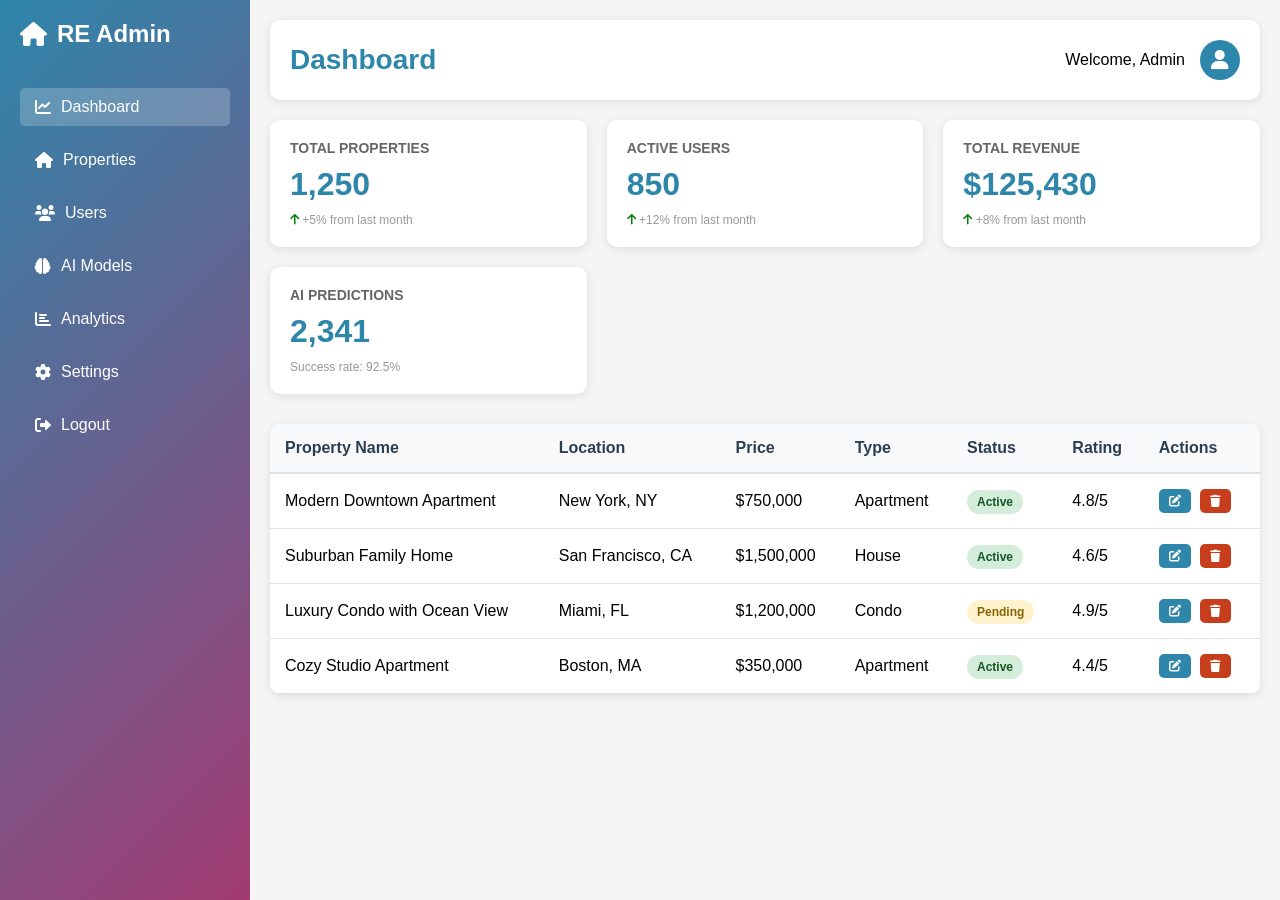
<file: src/main/resources/static/admin.html>
<!DOCTYPE html>
<html lang="en">
<head>
    <meta charset="UTF-8">
    <meta name="viewport" content="width=device-width, initial-scale=1.0">
    <title>Admin Dashboard - Real Estate Platform</title>
    <link rel="stylesheet" href="https://cdnjs.cloudflare.com/ajax/libs/font-awesome/6.0.0/css/all.min.css">
    <style>
        * {
            margin: 0;
            padding: 0;
            box-sizing: border-box;
        }

        body {
            font-family: 'Segoe UI', Tahoma, Geneva, Verdana, sans-serif;
            background: #f5f5f5;
        }

        .dashboard-container {
            display: flex;
            height: 100vh;
        }

        .sidebar {
            width: 250px;
            background: linear-gradient(135deg, #2E86AB, #A23B72);
            color: white;
            padding: 20px;
            overflow-y: auto;
            position: fixed;
            height: 100vh;
        }

        .sidebar-logo {
            font-size: 24px;
            font-weight: bold;
            margin-bottom: 40px;
            display: flex;
            align-items: center;
            gap: 10px;
        }

        .sidebar-menu {
            list-style: none;
        }

        .sidebar-menu li {
            margin-bottom: 15px;
        }

        .sidebar-menu a {
            color: white;
            text-decoration: none;
            display: flex;
            align-items: center;
            gap: 10px;
            padding: 10px 15px;
            border-radius: 5px;
            transition: background 0.3s;
        }

        .sidebar-menu a:hover,
        .sidebar-menu a.active {
            background: rgba(255, 255, 255, 0.2);
        }

        .main-content {
            flex: 1;
            margin-left: 250px;
            padding: 20px;
            overflow-y: auto;
        }

        .header {
            background: white;
            padding: 20px;
            border-radius: 10px;
            margin-bottom: 20px;
            display: flex;
            justify-content: space-between;
            align-items: center;
            box-shadow: 0 2px 10px rgba(0, 0, 0, 0.1);
        }

        .header h1 {
            font-size: 28px;
            color: #2E86AB;
        }

        .user-info {
            display: flex;
            align-items: center;
            gap: 15px;
        }

        .user-avatar {
            width: 40px;
            height: 40px;
            border-radius: 50%;
            background: #2E86AB;
            display: flex;
            align-items: center;
            justify-content: center;
            color: white;
            font-size: 20px;
        }

        .stats-grid {
            display: grid;
            grid-template-columns: repeat(auto-fit, minmax(250px, 1fr));
            gap: 20px;
            margin-bottom: 30px;
        }

        .stat-card {
            background: white;
            padding: 20px;
            border-radius: 10px;
            box-shadow: 0 2px 10px rgba(0, 0, 0, 0.1);
        }

        .stat-card h3 {
            color: #666;
            font-size: 14px;
            margin-bottom: 10px;
            text-transform: uppercase;
        }

        .stat-number {
            font-size: 32px;
            font-weight: bold;
            color: #2E86AB;
            margin-bottom: 10px;
        }

        .stat-info {
            font-size: 12px;
            color: #999;
        }

        .table-container {
            background: white;
            border-radius: 10px;
            box-shadow: 0 2px 10px rgba(0, 0, 0, 0.1);
            overflow-x: auto;
        }

        table {
            width: 100%;
            border-collapse: collapse;
        }

        table thead {
            background: #f8f9fa;
            border-bottom: 2px solid #e0e0e0;
        }

        table th {
            padding: 15px;
            text-align: left;
            font-weight: 600;
            color: #2C3E50;
        }

        table td {
            padding: 15px;
            border-bottom: 1px solid #e0e0e0;
        }

        table tr:hover {
            background: #f5f5f5;
        }

        .badge {
            padding: 5px 10px;
            border-radius: 20px;
            font-size: 12px;
            font-weight: bold;
        }

        .badge-success {
            background: #d4edda;
            color: #155724;
        }

        .badge-warning {
            background: #fff3cd;
            color: #856404;
        }

        .btn-small {
            padding: 5px 10px;
            border: none;
            border-radius: 5px;
            cursor: pointer;
            font-size: 12px;
            margin-right: 5px;
            transition: background 0.3s;
        }

        .btn-edit {
            background: #2E86AB;
            color: white;
        }

        .btn-delete {
            background: #C73E1D;
            color: white;
        }

        .btn-small:hover {
            opacity: 0.8;
        }

        @media (max-width: 768px) {
            .sidebar {
                width: 100%;
                height: auto;
                position: relative;
            }

            .main-content {
                margin-left: 0;
            }

            .dashboard-container {
                flex-direction: column;
            }
        }
    </style>
</head>
<body>
    <div class="dashboard-container">
        <!-- Sidebar -->
        <div class="sidebar">
            <div class="sidebar-logo">
                <i class="fas fa-home"></i> RE Admin
            </div>
            <ul class="sidebar-menu">
                <li><a href="#" class="active"><i class="fas fa-chart-line"></i> Dashboard</a></li>
                <li><a href="#"><i class="fas fa-home"></i> Properties</a></li>
                <li><a href="#"><i class="fas fa-users"></i> Users</a></li>
                <li><a href="#"><i class="fas fa-brain"></i> AI Models</a></li>
                <li><a href="#"><i class="fas fa-chart-bar"></i> Analytics</a></li>
                <li><a href="#"><i class="fas fa-cog"></i> Settings</a></li>
                <li><a href="#"><i class="fas fa-sign-out-alt"></i> Logout</a></li>
            </ul>
        </div>

        <!-- Main Content -->
        <div class="main-content">
            <!-- Header -->
            <div class="header">
                <h1>Dashboard</h1>
                <div class="user-info">
                    <span>Welcome, Admin</span>
                    <div class="user-avatar">
                        <i class="fas fa-user"></i>
                    </div>
                </div>
            </div>

            <!-- Statistics Grid -->
            <div class="stats-grid">
                <div class="stat-card">
                    <h3>Total Properties</h3>
                    <div class="stat-number">1,250</div>
                    <div class="stat-info">
                        <i class="fas fa-arrow-up" style="color: green;"></i> +5% from last month
                    </div>
                </div>

                <div class="stat-card">
                    <h3>Active Users</h3>
                    <div class="stat-number">850</div>
                    <div class="stat-info">
                        <i class="fas fa-arrow-up" style="color: green;"></i> +12% from last month
                    </div>
                </div>

                <div class="stat-card">
                    <h3>Total Revenue</h3>
                    <div class="stat-number">$125,430</div>
                    <div class="stat-info">
                        <i class="fas fa-arrow-up" style="color: green;"></i> +8% from last month
                    </div>
                </div>

                <div class="stat-card">
                    <h3>AI Predictions</h3>
                    <div class="stat-number">2,341</div>
                    <div class="stat-info">
                        Success rate: 92.5%
                    </div>
                </div>
            </div>

            <!-- Recent Properties Table -->
            <div class="table-container">
                <table>
                    <thead>
                        <tr>
                            <th>Property Name</th>
                            <th>Location</th>
                            <th>Price</th>
                            <th>Type</th>
                            <th>Status</th>
                            <th>Rating</th>
                            <th>Actions</th>
                        </tr>
                    </thead>
                    <tbody>
                        <tr>
                            <td>Modern Downtown Apartment</td>
                            <td>New York, NY</td>
                            <td>$750,000</td>
                            <td>Apartment</td>
                            <td><span class="badge badge-success">Active</span></td>
                            <td>4.8/5</td>
                            <td>
                                <button class="btn-small btn-edit"><i class="fas fa-edit"></i></button>
                                <button class="btn-small btn-delete"><i class="fas fa-trash"></i></button>
                            </td>
                        </tr>
                        <tr>
                            <td>Suburban Family Home</td>
                            <td>San Francisco, CA</td>
                            <td>$1,500,000</td>
                            <td>House</td>
                            <td><span class="badge badge-success">Active</span></td>
                            <td>4.6/5</td>
                            <td>
                                <button class="btn-small btn-edit"><i class="fas fa-edit"></i></button>
                                <button class="btn-small btn-delete"><i class="fas fa-trash"></i></button>
                            </td>
                        </tr>
                        <tr>
                            <td>Luxury Condo with Ocean View</td>
                            <td>Miami, FL</td>
                            <td>$1,200,000</td>
                            <td>Condo</td>
                            <td><span class="badge badge-warning">Pending</span></td>
                            <td>4.9/5</td>
                            <td>
                                <button class="btn-small btn-edit"><i class="fas fa-edit"></i></button>
                                <button class="btn-small btn-delete"><i class="fas fa-trash"></i></button>
                            </td>
                        </tr>
                        <tr>
                            <td>Cozy Studio Apartment</td>
                            <td>Boston, MA</td>
                            <td>$350,000</td>
                            <td>Apartment</td>
                            <td><span class="badge badge-success">Active</span></td>
                            <td>4.4/5</td>
                            <td>
                                <button class="btn-small btn-edit"><i class="fas fa-edit"></i></button>
                                <button class="btn-small btn-delete"><i class="fas fa-trash"></i></button>
                            </td>
                        </tr>
                    </tbody>
                </table>
            </div>
        </div>
    </div>
</body>
</html>
</file>
